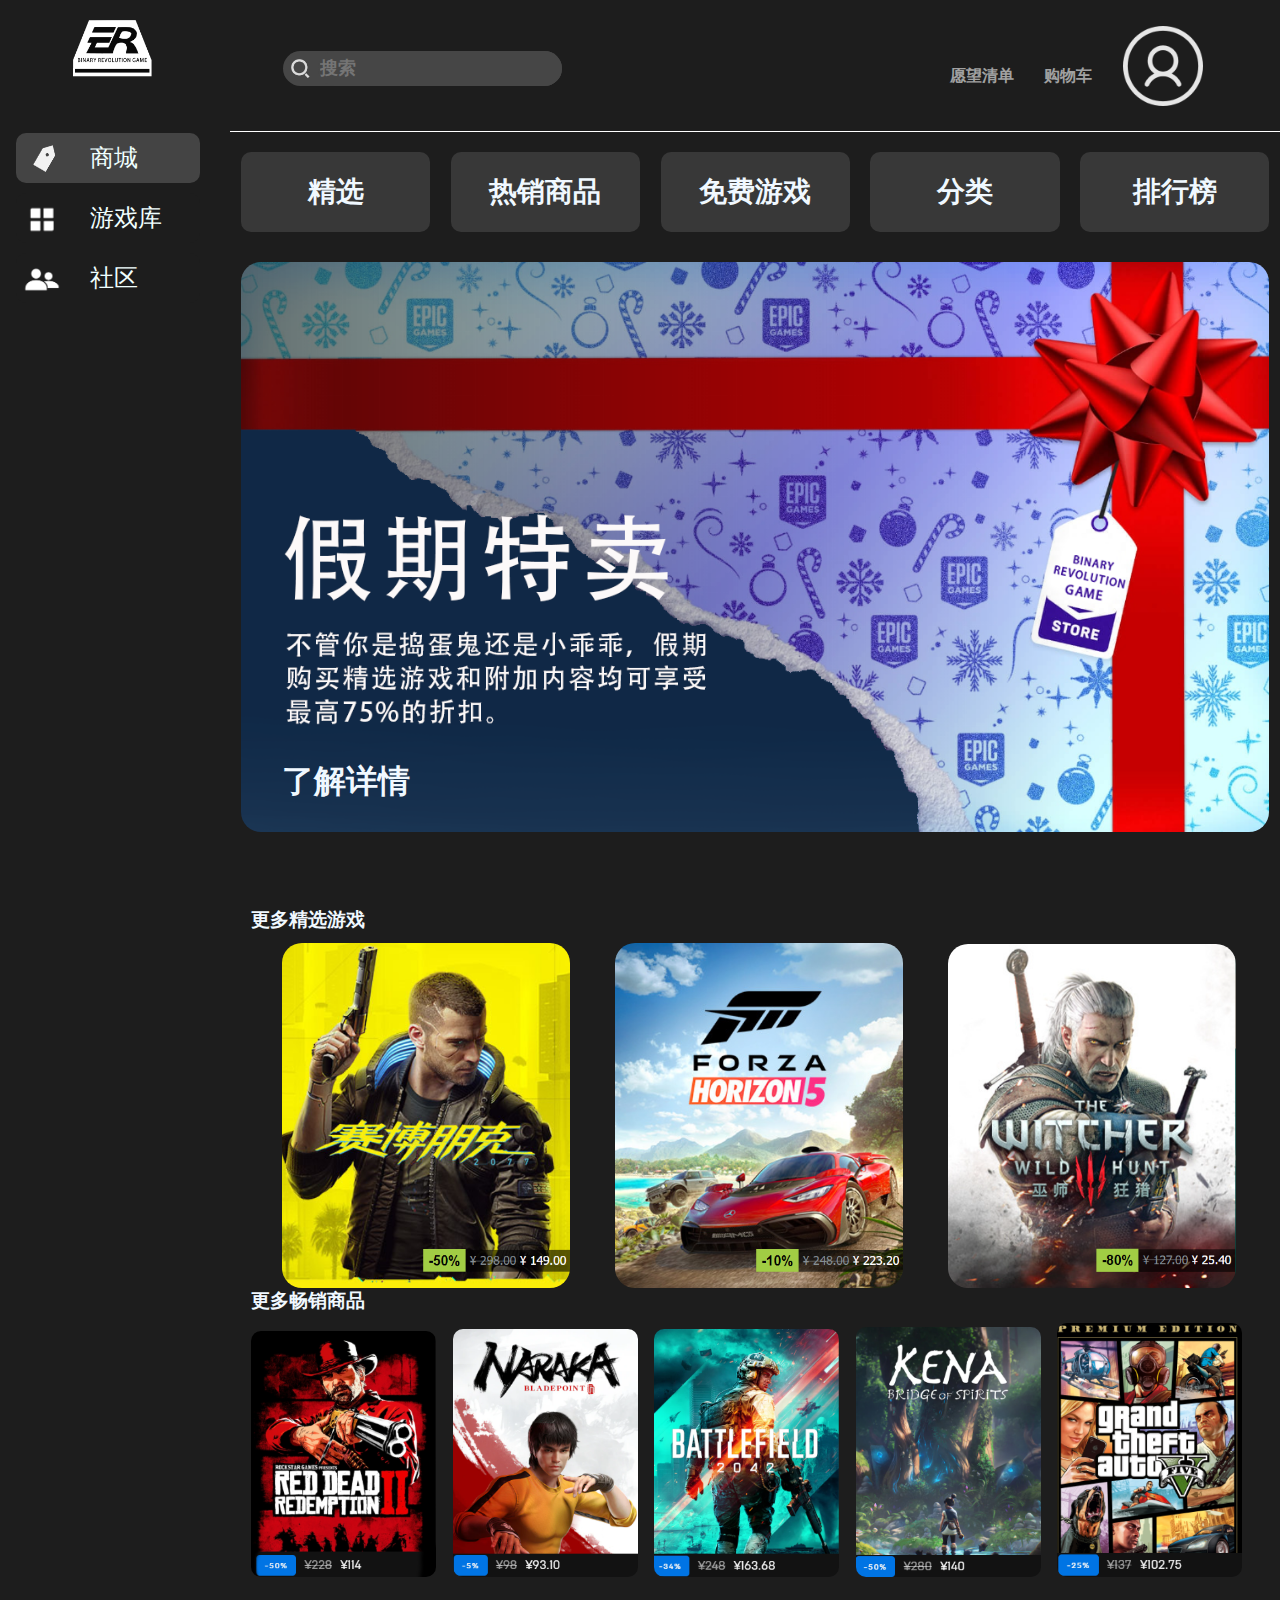
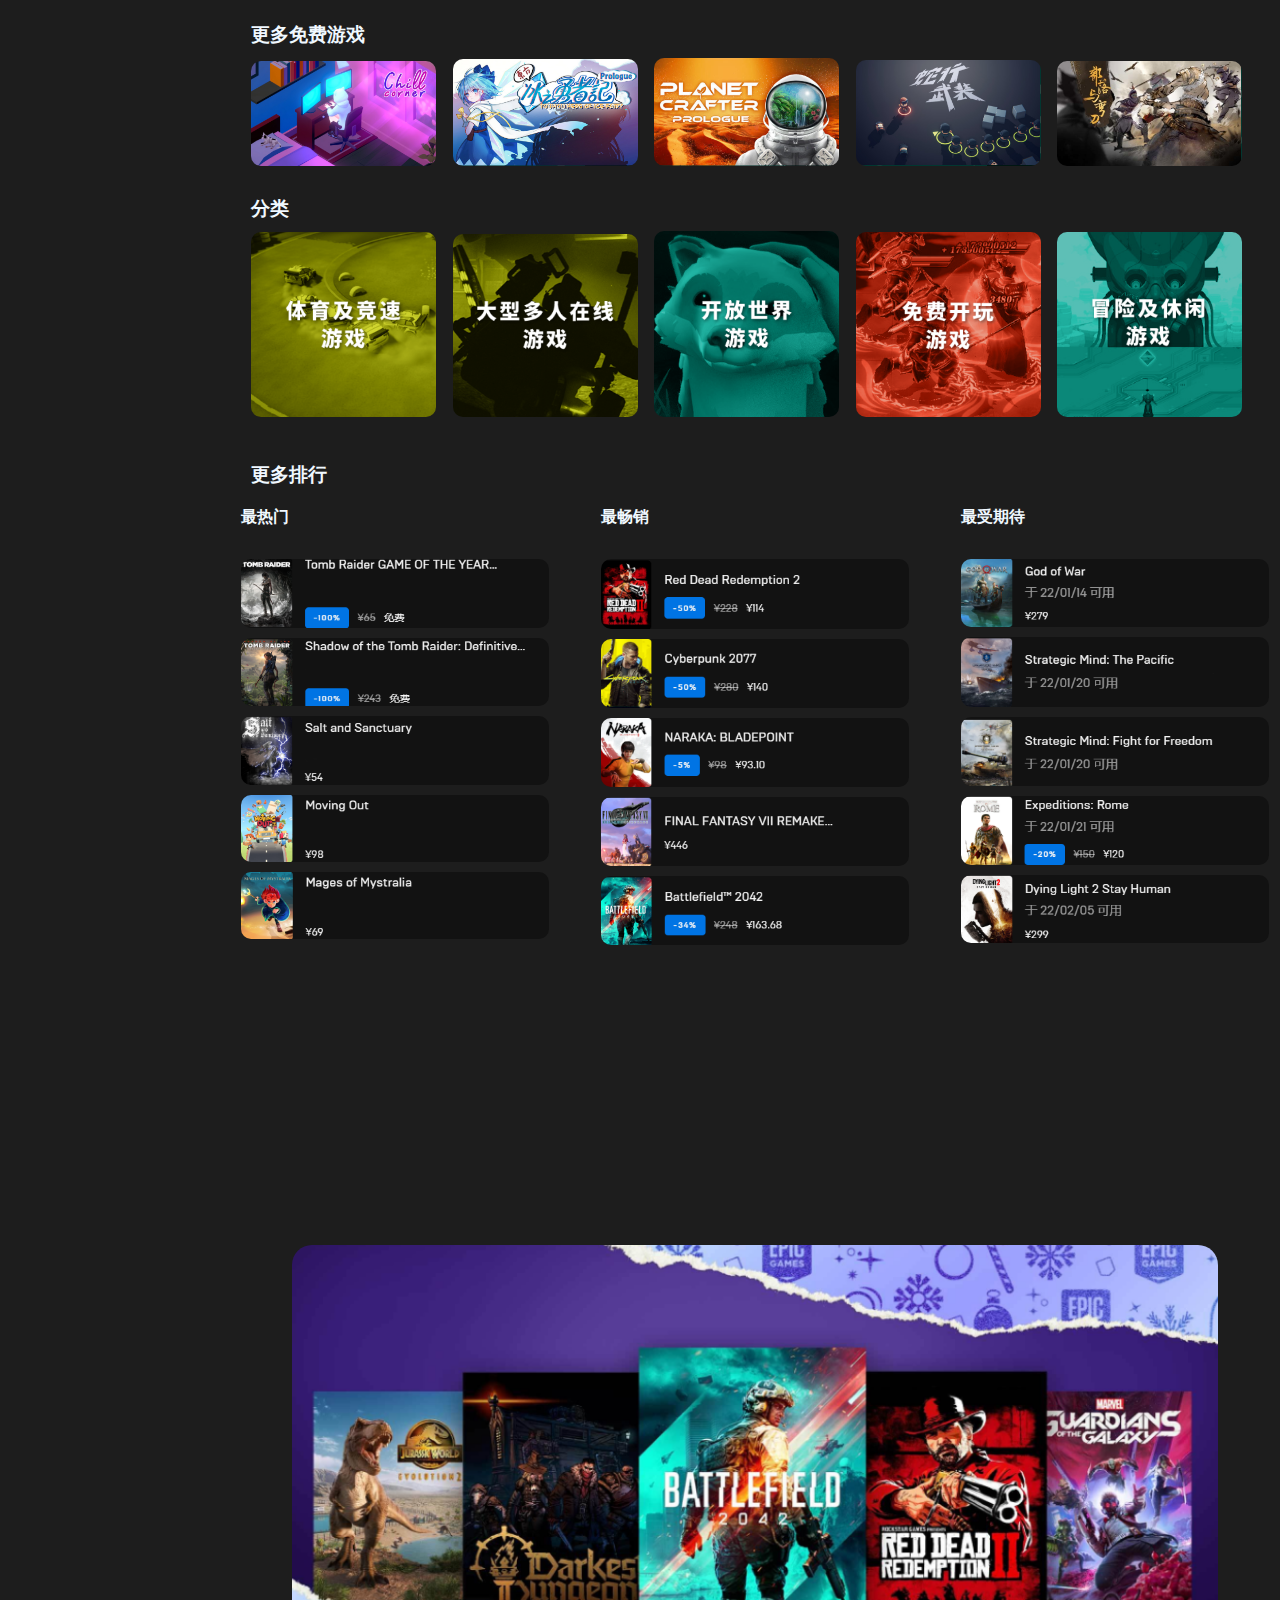
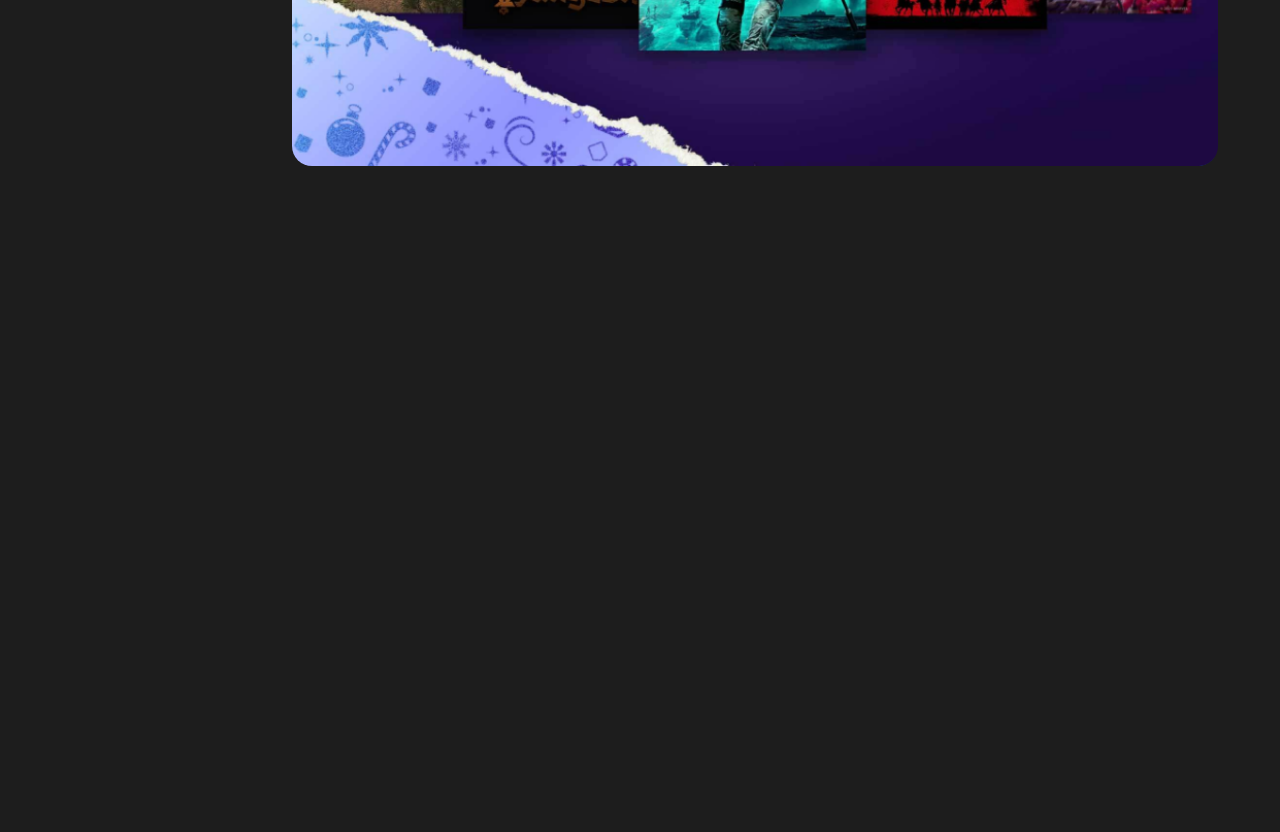
<file: index.html>
<!DOCTYPE html5>
<html lang="en">

<head>
    <meta charset="UTF-8">
    <meta http-equiv="X-UA-Compatible" content="IE=edge">
    <meta name="viewport" content="width=device-width, initial-scale=1.0">
    <link rel="stylesheet" href="css/index.css">
    <link rel="stylesheet" href="css/store_container.css">
    <title>BinaryRevolution商城</title>
</head>

<body>


    <div class="body_div">
        <div class="top_search_div">

            <div class="search_input">
                <img src="images/sousuo.png">
                <input type='text' placeholder="搜索">
            </div>
            <div class="search_text_div">
                <a href="#">
                    <h3>愿望清单</h3>
                </a>
                <a href="#">
                    <h4>购物车</h4>
                </a>
            </div>
            <!-- 个人信息 -->
            <div class="search_self_div">
                <a href="#"><img src="images/myself.png"></a>
                <div class="my_infor_div">
                    <a href="#">
                        <h2>Micheal1024</h2>
                    </a>
                    <a href="#">
                        <h3>我的成就</h3>
                    </a>
                    <a href="#">
                        <h3>设置</h3>
                    </a>
                    <a href="#">
                        <h3 style="padding-bottom: 8px; border-bottom: 1px rgb(92, 92, 92) solid;">账户</h3>
                    </a>

                    <a href="#">
                        <h4>兑换代码</h4>
                    </a>
                    <a href="#">
                        <h4>优惠卷</h4>
                    </a>
                    <a href="#">
                        <h4>服务条款</h4>
                    </a>
                    <a href="#">
                        <h4 style="padding-bottom: 8px; border-bottom: 1px rgb(92, 92, 92) solid;">隐私条款</h4>
                    </a>

                    <a href="#">
                        <h5>退出</h5>
                    </a>
                </div>

            </div>

        </div>

        <div class="leftthree_div">
            <div class="shangbiao_div">
                <img src="images/icon_shangbiao2.png">
            </div>
            <a href="#">
                <div class="zuo_store_div">
                    <img src="images/icon_store.png">
                    <h1>商城</h1>
                </div>
            </a>

            <a href="gamelibrary.html">
                <div class="zuo_ku_div">
                    <img src="images/icon_ku.png">
                    <h2>游戏库</h2>
                </div>
            </a>
            <a href="community.html">
                <div class="zuo_me_div">
                    <img src="images/icon_me.png">
                    <h3>社区</h3>
                </div>
            </a>



        </div>
        <!-- 内容 -->
        <div class="container_div">
            <div class="right_select_div">
                <div class="select_1">
                    <a href="#biao_jingxuan"">
                        <h3>精选</h3>
                    </a>
                </div>
                <div class=" select_2">
                        <a href="#biao_rexiao">
                            <h3>热销商品</h3>
                        </a>
                </div>
                <div class="select_3">
                    <a href="#biao_free">
                        <h3>免费游戏</h3>
                    </a>
                </div>
                <div class="select_4">
                    <a href="#biao_fenlei">
                        <h3>分类</h3>
                    </a>
                </div>
                <div class="select_5">
                    <a href="#biao_pai">
                        <h3>排行榜</h3>
                    </a>
                </div>

            </div>
            <div class="jiaqitemai_div">
                <img src="images/Store_images/jiaqitemai.png">
                <a href="#">
                    <h3 id="biao_jingxuan">了解详情</h3>
                </a>

                <div class="rexiao_div">
                    <a href="#">
                        <h3 id="biao_rexiao">更多精选游戏</h3>
                    </a>
                    <a href="detail.html"  target="_blank"><img class="rexiao_1" src="images/Store_images/saibopengke_1.png"></a>
                    <a href="detail.html"  target="_blank"><img class="rexiao_2" src="images/Store_images/dipingxian_2.png"></a>
                    <a href="detail.html"  target="_blank"><img class="rexiao_3" src="images/Store_images/wushi3_3.png"></a>

                </div>
                <div class="changxiao_div">
                    <a href="#">
                        <h3 id="biao_free">更多畅销商品</h3>
                    </a>
                    <a href="detail.html" target="_blank"><img class="changxiao_1" src="images/Store_images/changxiao_1.png"></a>
                    <a href="detail.html" target="_blank"><img class="changxiao_2" src="images/Store_images/changxiao_2.png"></a>
                    <a href="detail.html" target="_blank"><img class="changxiao_3" src="images/Store_images/changxiao_3.png"></a>
                    <a href="detail.html" target="_blank"><img class="changxiao_4" src="images/Store_images/changxiao_4.png"></a>
                    <a href="detail.html" target="_blank"><img class="changxiao_5" src="images/Store_images/changxiao_5.png"></a>

                    <div class="free_div">
                        <a href="#">
                            <h3 id="biao_fenlei">更多免费游戏</h3>
                        </a>
                        <a href="detail.html" target="_blank"><img class="free_1" src="images/Store_images/free_1.png"></a>
                        <a href="detail.html" target="_blank"><img class="free_2" src="images/Store_images/free_2.png"></a>
                        <a href="detail.html" target="_blank"><img class="free_3" src="images/Store_images/free_3.png"></a>
                        <a href="detail.html" target="_blank"><img class="free_4" src="images/Store_images/free_4.png"></a>
                        <a href="detail.html" target="_blank"><img class="free_5" src="images/Store_images/free_5.png"></a>
                    </div>

                    <div class="fenlei_div">
                        <a href="#">
                            <h3 id="biao_pai">分类</h3>
                        </a>
                        <a href="#"><img class="fenlei_1" src="images/Store_images/fenlei_1.png"></a>
                        <a href="#"><img class="fenlei_2" src="images/Store_images/fenlei_2.png"></a>
                        <a href="#"><img class="fenlei_3" src="images/Store_images/fenlei_3.png"></a>
                        <a href="#"><img class="fenlei_4" src="images/Store_images/fenlei_4.png"></a>
                        <a href="#"><img class="fenlei_5" src="images/Store_images/fenlei_5.png"></a>

                    </div>
                    <div class="paihang_div">
                        <div class="pai_text">
                            <a href="#">
                                <h3>更多排行</h3>
                            </a>
                        </div>

                        <div class="pai_zuo">
                            <h4>最热门</h4>
                            <a href="detail.html" target="_blank"><img class="pai_zuo_1" src="images/Store_images/zuo_img_1.png"></a>
                            <a href="detail.html" target="_blank"><img class="pai_zuo_2" src="images/Store_images/zuo_img_2.png"></a>
                            <a href="detail.html" target="_blank"><img class="pai_zuo_3" src="images/Store_images/zuo_img_3.png"></a>
                            <a href="detail.html" target="_blank"><img class="pai_zuo_4" src="images/Store_images/zuo_img_4.png"></a>
                            <a href="detail.html" target="_blank"><img class="pai_zuo_5" src="images/Store_images/zuo_img_5.png"></a>

                        </div>
                        <div class="pai_zhong">
                            <h4>最畅销</h4>
                            <a href="detail.html" target="_blank"><img class="pai_zhong_1" src="images/Store_images/zhong_img_1.png"></a>
                            <a href="detail.html" target="_blank"><img class="pai_zhong_2" src="images/Store_images/zhong_img_2.png"></a>
                            <a href="detail.html" target="_blank"><img class="pai_zhong_3" src="images/Store_images/zhong_img_3.png"></a>
                            <a href="detail.html" target="_blank"><img class="pai_zhong_4" src="images/Store_images/zhong_img_4.png"></a>
                            <a href="detail.html" target="_blank"><img class="pai_zhong_5" src="images/Store_images/zhong_img_5.png"></a>

                        </div>
                        <div class="pai_you">
                            <h4>最受期待</h4>
                            <a href="detail.html" target="_blank"><img class="pai_you_1" src="images/Store_images/you_img_1.png"></a>
                            <a href="detail.html" target="_blank"><img class="pai_you_2" src="images/Store_images/you_img_2.png"></a>
                            <a href="detail.html" target="_blank"><img class="pai_you_3" src="images/Store_images/you_img_3.png"></a>
                            <a href="detail.html" target="_blank"><img class="pai_you_4" src="images/Store_images/you_img_4.png"></a>
                            <a href="detail.html" target="_blank"><img class="pai_you_5" src="images/Store_images/you_img_5.png"></a>

                        </div>
                        <div class="fotter">
                            <img src="images/Store_images/fotter.png">
                        </div>

                    </div>

                </div>
            </div>






        </div>














    </div>
</body>

</html>
</file>
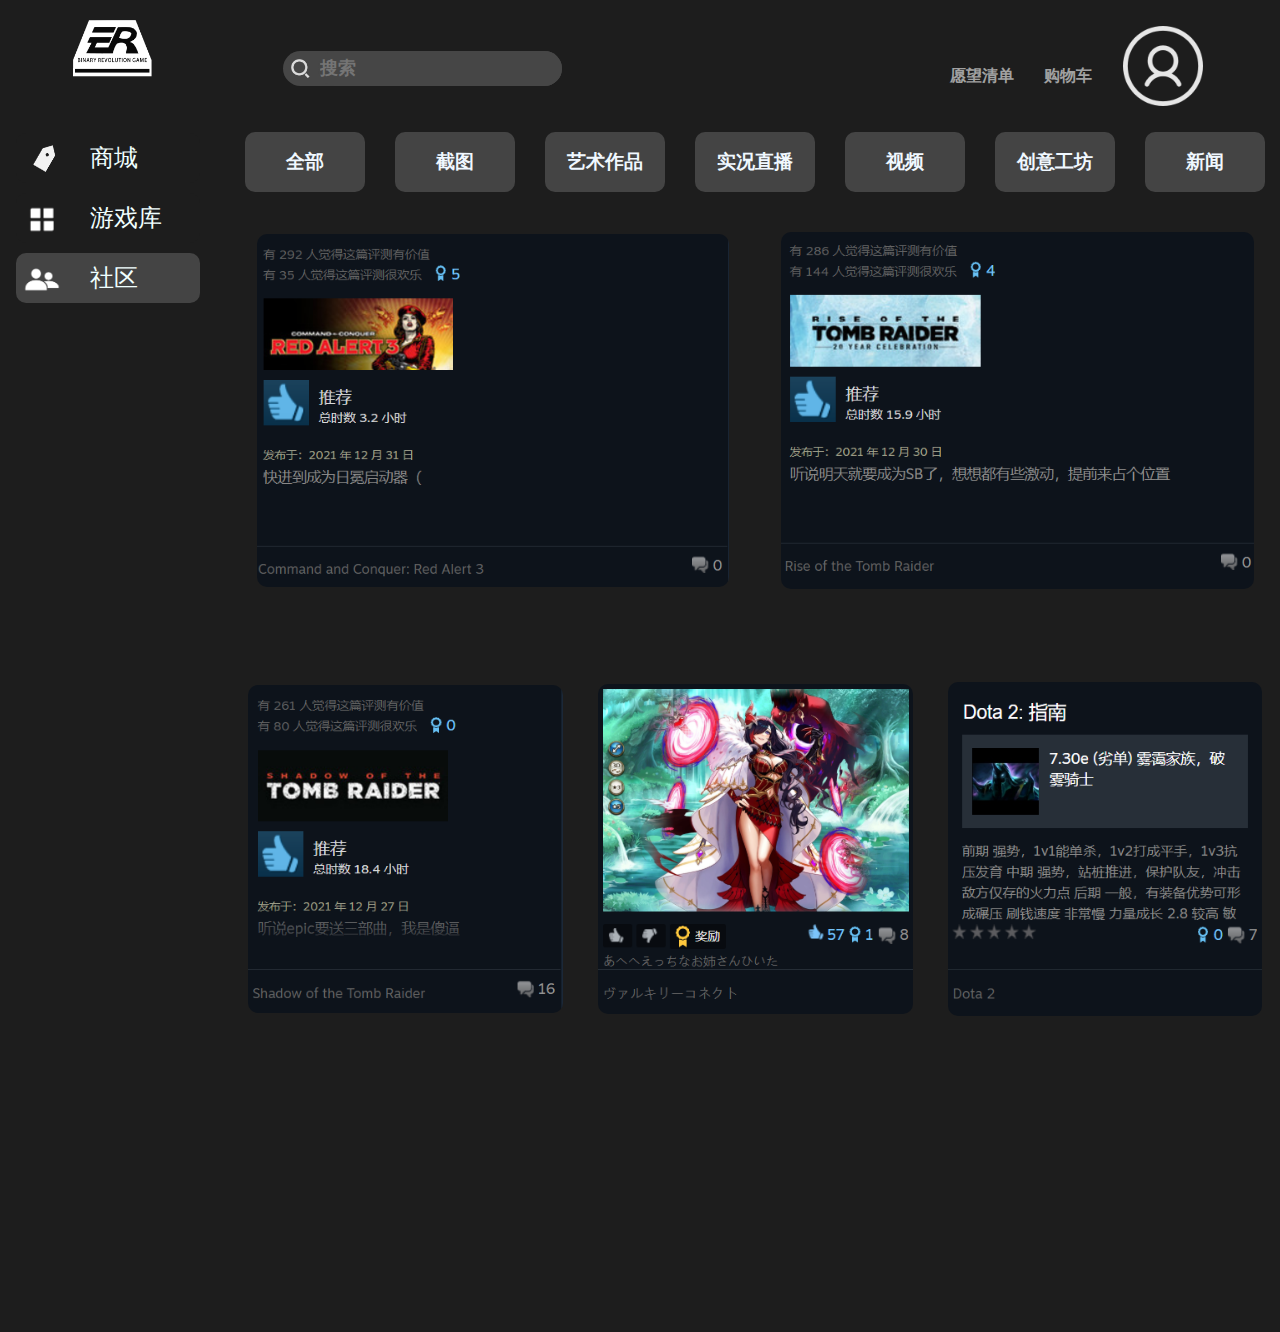
<file: community.html>
<!DOCTYPE html>
<html lang="en">

<head>
    <meta charset="UTF-8">
    <meta http-equiv="X-UA-Compatible" content="IE=edge">
    <meta name="viewport" content="width=device-width, initial-scale=1.0">
    <title>社区</title>
    <link rel="stylesheet" href="css/community.css">
</head>

<body>
    <div class="body_div">
        <div class="top_search_div">

            <div class="search_input">
                <img src="images/sousuo.png">
                <input type='text' placeholder="搜索">
            </div>
            <div class="search_text_div">
                <a href="#">
                    <h3>愿望清单</h3>
                </a>
                <a href="#">
                    <h4>购物车</h4>
                </a>
            </div>
            <!-- 个人信息 -->
            <div class="search_self_div">
                <a href="#"><img src="images/myself.png"></a>
                <div class="my_infor_div">
                    <a href="#">
                        <h2>Micheal1024</h2>
                    </a>
                    <a href="#">
                        <h3>我的成就</h3>
                    </a>
                    <a href="#">
                        <h3>设置</h3>
                    </a>
                    <a href="#">
                        <h3 style="padding-bottom: 8px; border-bottom: 1px rgb(92, 92, 92) solid;">账户</h3>
                    </a>

                    <a href="#">
                        <h4>兑换代码</h4>
                    </a>
                    <a href="#">
                        <h4>优惠卷</h4>
                    </a>
                    <a href="#">
                        <h4>服务条款</h4>
                    </a>
                    <a href="#">
                        <h4 style="padding-bottom: 8px; border-bottom: 1px rgb(92, 92, 92) solid;">隐私条款</h4>
                    </a>

                    <a href="#">
                        <h5>退出</h5>
                    </a>
                </div>
            </div>
        </div>

        <div class="leftthree_div">
            <div class="shangbiao_div">
                <img src="images/icon_shangbiao2.png">
            </div>
            <a href="index.html">
                <div class="zuo_store_div_community">
                    <img src="images/icon_store.png">
                    <h1>商城</h1>
                </div>
            </a>

            <a href="gamelibrary.html">
                <div class="zuo_ku_div">
                    <img src="images/icon_ku.png">
                    <h2>游戏库</h2>
                </div>
            </a>
            <a href="community.html">
                <div class="zuo_me_div_community">
                    <img src="images/icon_me.png">
                    <h3>社区</h3>
                </div>
            </a>
        </div>

        <!-- 内容 -->
        <div class="community_container_div">
            <div class="community_title">
                <div>
                    <h3>全部</h3>
                </div>
                <div>
                    <h3>截图</h3>
                </div>
                <div>
                    <h3>艺术作品</h3>
                </div>
                <div>
                    <h3>实况直播</h3>
                </div>
                <div>
                    <h3>视频</h3>
                </div>
                <div>
                    <h3>创意工坊</h3>
                </div>
                <div>
                    <h3>新闻</h3>
                </div>
            </div>
            <div class="div_1">
                <img src="images/community_images/1.png">
                <img src="images/community_images/2.png">


            </div>

            <div class="div_2">
                <img src="images/community_images/3.png">
                <img src="images/community_images/4.png">
                <img src="images/community_images/5.png">
            </div>

        </div>




    </div>

</body>

</html>
</file>
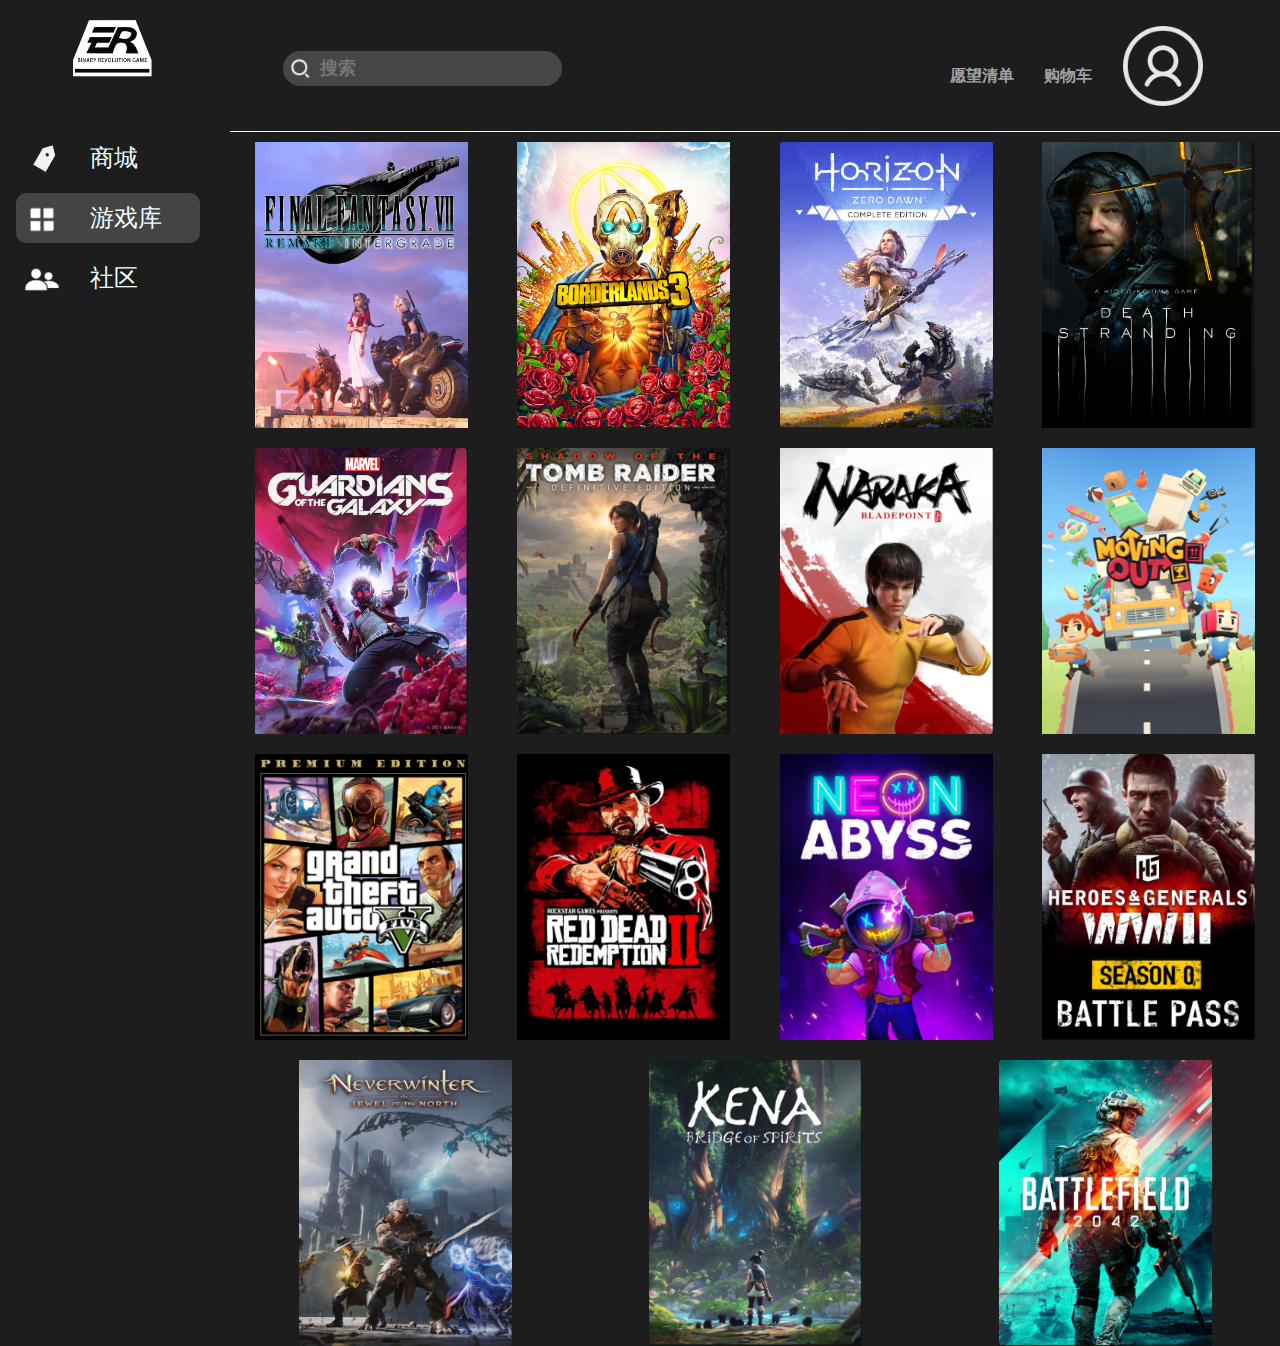
<file: gamelibrary.html>
<!DOCTYPE html>
<html lang="en">

<head>
    <meta charset="UTF-8">
    <meta http-equiv="X-UA-Compatible" content="IE=edge">
    <meta name="viewport" content="width=device-width, initial-scale=1.0">
    <title>游戏库</title>
    <link rel="stylesheet" href="css/gamelibrary.css">
</head>

<body>
    <div class="body_div">
        <div class="top_search_div">

            <div class="search_input">
                <img src="images/sousuo.png">
                <input type='text' placeholder="搜索">
            </div>
            <div class="search_text_div">
                <a href="#">
                    <h3>愿望清单</h3>
                </a>
                <a href="#">
                    <h4>购物车</h4>
                </a>
            </div>
            <!-- 个人信息 -->
            <div class="search_self_div">
                <a href="#"><img src="images/myself.png"></a>
                <div class="my_infor_div">
                    <a href="#">
                        <h2>Micheal1024</h2>
                    </a>
                    <a href="#">
                        <h3>我的成就</h3>
                    </a>
                    <a href="#">
                        <h3>设置</h3>
                    </a>
                    <a href="#">
                        <h3 style="padding-bottom: 8px; border-bottom: 1px rgb(92, 92, 92) solid;">账户</h3>
                    </a>

                    <a href="#">
                        <h4>兑换代码</h4>
                    </a>
                    <a href="#">
                        <h4>优惠卷</h4>
                    </a>
                    <a href="#">
                        <h4>服务条款</h4>
                    </a>
                    <a href="#">
                        <h4 style="padding-bottom: 8px; border-bottom: 1px rgb(92, 92, 92) solid;">隐私条款</h4>
                    </a>

                    <a href="#">
                        <h5>退出</h5>
                    </a>
                </div>
            </div>
        </div>

        <div class="leftthree_div">
            <div class="shangbiao_div">
                <img src="images/icon_shangbiao2.png">
            </div>
            <a href="index.html">
                <div class="zuo_store_div_library">
                    <img src="images/icon_store.png">
                    <h1>商城</h1>
                </div>
            </a>

            <a href="#">
                <div class="zuo_ku_div_library">
                    <img src="images/icon_ku.png">
                    <h2>游戏库</h2>
                </div>
            </a>
            <a href="community.html">
                <div class="zuo_me_div">
                    <img src="images/icon_me.png">
                    <h3>社区</h3>
                </div>
            </a>
        </div>

        <!-- 仓库 -->
        <div class="library_container_div">
            <div class="library_div">
                <img class="library_1" src="images/gamelibrary_images/library_1.png">
                <img class="library_2" src="images/gamelibrary_images/library_2.png">
                <img class="library_3" src="images/gamelibrary_images/library_3.png">
                <img class="library_4" src="images/gamelibrary_images/library_4.png">
                <img class="library_5" src="images/gamelibrary_images/library_5.png">
                <img class="library_6" src="images/gamelibrary_images/library_6.png">
                <img class="library_7" src="images/gamelibrary_images/library_7.png">
                <img class="library_8" src="images/gamelibrary_images/library_8.png">
                <img class="library_9" src="images/gamelibrary_images/library_9.png">
                <img class="library_10" src="images/gamelibrary_images/library_10.png">
                <img class="library_11" src="images/gamelibrary_images/library_11.png">
                <img class="library_12" src="images/gamelibrary_images/library_12.png">
                <img class="library_13" src="images/gamelibrary_images/library_13.png">
                <img class="library_14" src="images/gamelibrary_images/library_14.png">
                <img class="library_15" src="images/gamelibrary_images/library_15.png">
            </div>

            <div class="library_tanchuang_div">
                <div>
                    <h3>开始游戏</h3>
                </div>
                <div>
                    <h3>开始游戏</h3>
                </div>
                <div>
                    <h3>开始游戏</h3>
                </div>
                <div>
                    <h3>开始游戏</h3>
                </div>
                <div>
                    <h3>开始游戏</h3>
                </div>
                <div>
                    <h3>开始游戏</h3>
                </div>
                <div>
                    <h3>开始游戏</h3>
                </div>
                <div>
                    <h3>开始游戏</h3>
                </div>
                <div>
                    <h3>开始游戏</h3>
                </div>
                <div>
                    <h3>开始游戏</h3>
                </div>
                <div>
                    <h3>开始游戏</h3>
                </div>
                <div>
                    <h3>开始游戏</h3>
                </div>
                <div>
                    <h3>开始游戏</h3>
                </div>
                <div>
                    <h3>开始游戏</h3>
                </div>
                <div>
                    <h3>开始游戏</h3>
                </div>

            </div>

        </div>





    </div>

</body>

</html>
</file>
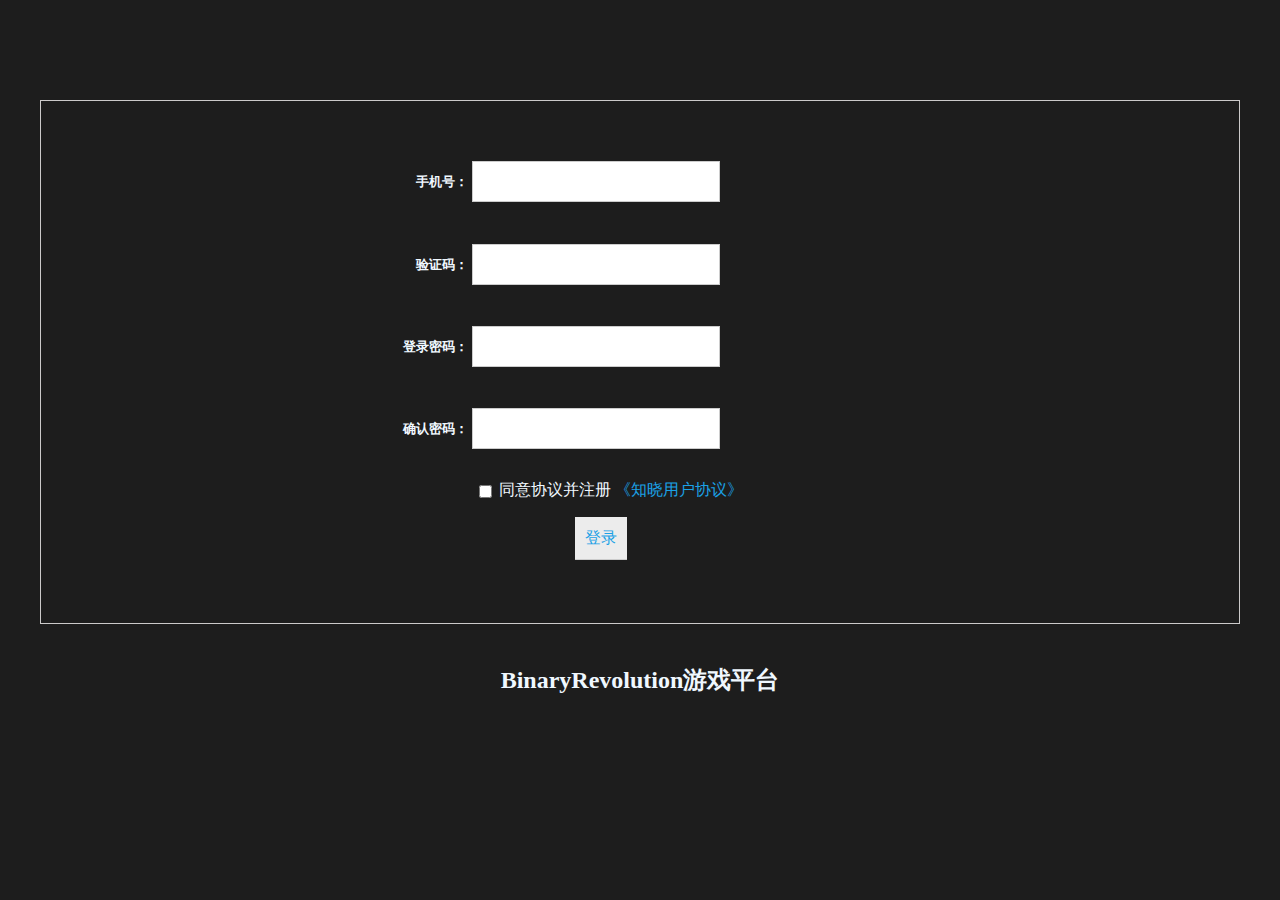
<file: join.html>
<!DOCTYPE html>
<html lang="en">

<head>
    <meta charset="UTF-8">
    <meta http-equiv="X-UA-Compatible" content="IE=edge">
    <meta name="viewport" content="width=device-width, initial-scale=1.0">
    <title>Document</title>
    <link rel="stylesheet" href="css/join.css">
</head>

<body>

    <div class="body_div">
        <!-- login -->
        <div class="w">
            <div class="registerarea">
                <div class="reg_form">
                    <form action="">
                        <ul>
                            <li><label for="">
                                    <h5 style="color: aliceblue;">手机号：</h5>
                                </label> <input type="text" class="inp">

                            <li><label for="">
                                    <h5 style="color: aliceblue;">验证码：</h5>
                                </label> <input type="text" class="inp">

                            <li><label for="">
                                    <h5 style="color: aliceblue;">登录密码：</h5>
                                </label> <input type="password" class="inp">
                            <li><label for="">
                                    <h5 style="color: aliceblue;">确认密码：</h5>
                                </label> <input type="password" class="inp">

                            <li style="color: aliceblue;" class="agree"><input type="checkbox" name="" id="">
                                同意协议并注册 <a href="#">《知晓用户协议》</a>



                                <div class="join_button">
                                    <a href="index.html">
                                        <h3>登录</h3>
                                    </a>
                                </div>

                        </ul>
                    </form>
                </div>
            </div>
            <footer>
                <div class="mod_copyright">
                    <div class="links">
                        <h2 style="color: aliceblue;">BinaryRevolution游戏平台</h2>
                    </div>
                </div>
            </footer>
        </div>
        <!-- login -->


    </div>

</body>

</html>
</file>
<file: css/index.css>
@import "basic.css";

/* 最大的div */
.body_div{
    
    position: absolute;
    background-color: rgb(29, 29, 29);
    width: 100%;
    height: auto;
}



/* 搜索顶部 */
.top_search_div{
    display: flex;
    position: absolute;
    z-index: 4;
    margin-top: -9px;
    width: 82%;
    margin-left: 18%;
    background-color: rgb(29, 29, 29);
    height: 140px;
    position:fixed;
}
/* 搜索框 */
.search_input{
    min-width: 130px;
    height: 35px;
    margin-top: 60px;
    margin-left: 5%;
	border-radius:18px;
    display:flex;
    /* background-color: rgb(206, 38, 38); */
    background-color: rgb(70, 70, 70);
}
.search_input img{
    transform: scale(0.8,0.8);
}
.search_input input[type="text"]{
    width: 100%;
	font-size: 1.1em;
    font-weight: 600;
	outline: 0;
	color: rgb(247, 247, 247);
	border-radius:18px;
	border:0px;
    background-color: rgb(70, 70, 70);
}
/* 文字 */
.search_text_div{
    align-items: center;
    display: flex;
    position: relative;
    /* background-color: antiquewhite; */
    background-color: rgb(29, 29, 29);
    width: 145px;
    min-width: 145px;
    height: 30px;
    margin-left: 37%;
    margin-top: 70px;
}
@media screen and (max-width: 1200px){
    .search_text_div{
        margin-left: 10%;
    }
}
.search_text_div h3{
    font-weight: 600;
    font-size: 1em;
    /* margin-left: 10px; */
    color: rgb(161, 161, 161);
}
.search_text_div h3:hover{
    color: rgb(241, 240, 240);
}
.search_text_div h4{
    /* min- */
    font-weight: 600;
    margin-left: 30px;
    color: rgb(161, 161, 161);
    font-size: 1em;
}
.search_text_div h4:hover{
    color: rgb(241, 240, 240);
}

/* 个人中心 */
.search_self_div{
    position: absolute;
    background-color: rgb(29, 29, 29);
    width: 80px; 
    height: 80px;
    margin-left: 85%;
    margin-top: 35px;
}
.search_self_div img{
    width: 100%;
}
@media screen and (max-width: 740px){
    .search_self_div{
        display: none;
    }
}
.my_infor_div{
    display: none;
}
/* 信息弹窗 */
.search_self_div:hover .my_infor_div{
    position: relative;
    display: block;
    border-radius: 10px;
    width: 250px;
    height: 400px;
    background-color: rgb(43, 43, 43);
    margin-left: -200%;
    margin-top: -15px;
}
.search_self_div h2{
    font-size: 1.2em;
    color: aliceblue;
    padding-top: 17px;
    padding-left: 10px;
    padding-bottom: 10px;
    border-bottom: 1px rgb(92, 92, 92) solid;
}
.search_self_div h3{
    font-size: 0.9em;
    color: rgb(190, 192, 194);
    padding-left: 10px;
}
.search_self_div h4{
    font-size: 0.9em;
    color: rgb(190, 192, 194);
    padding-left: 10px;
}
.search_self_div h5{
    font-size: 0.9em;
    color: rgb(190, 192, 194);
    padding-left: 10px;
}
.search_self_div h2:hover{
    color: rgb(255, 255, 255);
}
.search_self_div h3:hover{
    color: rgb(255, 255, 255);
}
.search_self_div h4:hover{
    color: rgb(255, 255, 255);
}
.search_self_div h5:hover{
    color: rgb(255, 255, 255);
}

/* 商城个人游戏库  div */
.leftthree_div{
    margin-top: -10px;
    width: 18%;
    min-width: 122px;
    background-color: rgb(29, 29, 29);
    height: 730px;
    position:fixed;
}
/* 商标div */
.shangbiao_div{
    display:flex;
    margin-top: 20px;
    margin-left: 10%;
    width: 80%;
    /* border: 1px rebeccapurple solid; */
}
.shangbiao_div img {
    width: 70%;
    margin:0 auto;
}
/* 左侧  商店链接 */
.zuo_store_div{
    box-sizing:border-box;
    align-items: center;
    display:flex;
    margin-top: 50px;
    margin-left: 7%;
    width: 80%;
    height: 50px;
    /* padding: */
    position: relative;
    border-radius: 10px;
    background-color: rgb(68, 68, 68);
    /* border: 1px red solid; */
}
.zuo_store_div:hover {
    background-color: rgb(70, 70, 70);
}
.zuo_store_div:active{
    border: 2px whitesmoke solid;
}
.zuo_store_div img{
    float: left;
    width: 37%;
    margin-left: 10%px;
    margin-top: -4%;
    transform: rotate(30deg);
}
.zuo_store_div h1{
    font-size: 1.5em;
    font-weight: 530;
    color: azure;
    margin-left: 3%;
}
@media screen and (max-width:840px){
    .zuo_store_div img{
        display: none;
    }
    .zuo_store_div h1{
        /* align-items: center; */
        margin-left: 3px;
      
    }
}
/* 左侧游戏库 */
.zuo_ku_div{
    box-sizing: border-box;
    align-items: center;
    display:flex;
    margin-top: 10px;
    margin-left: 7%;
    width: 80%;
    height: 50px;
    position: relative;
    border-radius: 10px;
    background-color: rgb(29, 29, 29);
    /* border: 1px red solid; */
}
.zuo_ku_div:hover {
    background-color: rgb(70, 70, 70);
}
.zuo_ku_div:active{
    border: 2px whitesmoke solid;
}
.zuo_ku_div img{
    float: left;
    width: 30%;
    margin-left: 10%px;
    margin-top: 2%;
}
.zuo_ku_div h2{
    color: azure;
    font-size: 1.5em;
    font-weight: 530;
    margin-left: 10%;
}
@media screen and (max-width:840px){
    .zuo_ku_div img{
        display: none;
    }
    .zuo_ku_div h2{
        margin-left: 3px;
    }
}
/* 左侧社区 */
.zuo_me_div{
    box-sizing: border-box;
    align-items: center;
    display:flex;
    margin-top: 10px;
    margin-left: 7%;
    width: 80%;
    height: 50px;
    position: relative;
    border-radius: 10px;
    background-color: rgb(29, 29, 29);
}
.zuo_me_div:hover {
    background-color: rgb(70, 70, 70);
}
.zuo_me_div:active{
    border: 2px whitesmoke solid;
}
.zuo_me_div img{
    float: left;
    width: 30%;
    margin-left: 10%px;
    margin-top: 2%;
}
.zuo_me_div h2{
    color: azure;
    font-size: 1.5em;
    font-weight: 530;
    margin-left: 10%;
}

.zuo_me_div img{
        float: left;
        width: 28%;
        margin-left: 10%px;
        margin-top: 2%;
}
.zuo_me_div h3{
    color: azure;
    font-size: 1.5em;
    font-weight: 530;
    margin-left: 13px;
    margin-left: 12%;
}
@media screen and (max-width:840px){
    .zuo_me_div img{
        display: none;
    }
    .zuo_me_div h3{
        margin-left: 3px;
      
    }
}
</file>
<file: css/store_container.css>
@import "basic.css";

/* 内容div */
.container_div{

    border-top: 2px solid white;

    flex-wrap: wrap;
    display: flex;
    z-index: 1;
    position:relative;
    width: 82%;
    margin-left: 18%;
    margin-top: 130px;
    height: 3900px;
    background-color: rgb(29, 29, 29);
    /* background-color: rgb(70, 70, 70); */

}
.right_select_div{
    display: flex;
    position: absolute;
    /* align-items: center;
    flex-wrap: wrap; */
    height: 80px;
    width: 98%;
    margin-top: 20px;
    margin-left: 1%;
    /* background-color: rgb(175, 64, 64); */
    background-color: rgb(29, 29, 29);
}
.select_1{
    display: flex;
    align-items: center;
    border-radius: 10px;
    width: 18.4%;
    height: 100%;
    /* margin-left: 8%; */
    background-color: rgb(56, 56, 56);
}
.select_2{
    display: flex;
    align-items: center;
    border-radius: 10px;
    width: 18.4%;
    height: 100%;
    margin-left: 2%;
    background-color: rgb(56, 56, 56);
}
.select_3{
    display: flex;
    align-items: center;
    border-radius: 10px;
    width: 18.4%;
    height: 100%;
    margin-left: 2%;
    background-color: rgb(56, 56, 56);
}
.select_4{
    display: flex;
    align-items: center;
    border-radius: 10px;
    width: 18.4%;
    height: 100%;
    margin-left: 2%;
    background-color: rgb(56, 56, 56);
}
.select_5{
    display: flex;
    align-items: center;
    border-radius: 10px;
    width: 18.4%;
    height: 100%;
    margin-left: 2%;
    background-color: rgb(56, 56, 56);
    margin-bottom: -7px;
}
/* 设置hover */
.select_1:hover{
    background-color: rgb(88, 88, 88);
}
.select_2:hover{
    background-color: rgb(88, 88, 88);
}
.select_3:hover{
    background-color: rgb(88, 88, 88);
}
.select_4:hover{
    background-color: rgb(88, 88, 88);
}
.select_5:hover{
    background-color: rgb(88, 88, 88);
}
/* 设置选择项字体样式及其对齐 */
.select_1 a{
    margin: 0 auto;
    color: aliceblue;
    font-size: 1.5em;
    /* align-items: center; */
    font-weight: 500;
}
.select_2 a{
    margin: 0 auto;
    color: aliceblue;
    font-size: 1.5em;
    /* align-items: center; */
    font-weight: 500;
}
.select_3 a{
    margin: 0 auto;
    color: aliceblue;
    font-size: 1.5em;
    /* align-items: center; */
    font-weight: 500;
}
.select_4 a{
    margin: 0 auto;
    color: aliceblue;
    font-size: 1.5em;
    /* align-items: center; */
    font-weight: 500;
}
.select_5 a {
    margin: 0 auto;
    color: aliceblue;
    font-size: 1.5em;
    /* align-items: center; */
    font-weight: 500;
}

/* 假期特卖 */
.jiaqitemai_div{
    position: relative;
    width: 98%;
    height: 10%;
    margin-left: 1%;
    margin-top: 130px;
    /* background-color: rgb(95, 52, 163); */
    background-color: rgb(29, 29, 29);
}
.jiaqitemai_div img{
    width: 100%;
    height: auto;
    border-radius: 20px;
}
.jiaqitemai_div h3{
    color: aliceblue;
    font-size: 2em;
    margin-top: -7%;
    margin-left: 4%;
    padding-bottom: 0px;
}

/* 精选 */
.rexiao_div{

    position:absolute;
    /* display: flex; */
    /* align-items: center; */
    width: 100%;
    height: auto;
    margin: 0 auto;
    margin-top: 4%;
    /* background-color: rgb(201, 81, 81); */
    background-color: rgb(29, 29, 29);
}
.rexiao_div a h3{
    margin-top: 30px;
    margin-left: 10px;
    color: aliceblue;
    font-size: 1.2em;
}
.rexiao_div a h3:hover{
    color: rgb(86, 86, 87);
}
.rexiao_div a img{
    width: 28%;
    margin-top: -10px;
    transition: all 0.5m;
}
.rexiao_1:hover{
    transform: scale(1.04,1.04);
    transition: all 0.3s;
    box-shadow: 5px 5px 8px rgb(77, 77, 77),-5px -5px 8px rgb(77, 77, 77);
}
.rexiao_2:hover{
    transform: scale(1.04,1.04);
    transition: all 0.3s;
    box-shadow: 5px 5px 8px rgb(77, 77, 77),-5px -5px 8px rgb(77, 77, 77);
}
.rexiao_3:hover{
    transform: scale(1.04,1.04);
    transition: all 0.3s;
    box-shadow: 5px 5px 8px rgb(77, 77, 77),-5px -5px 8px rgb(77, 77, 77);
}
.rexiao_1{
    margin-left: 4%;
    transition: all 0.3s;
}
.rexiao_2{
    margin-left: 4%;
    transition: all 0.3s;
}
.rexiao_3{
    margin-left: 4%;
    transition: all 0.3s;
}

/* 畅销 */
.changxiao_div{

    position: relative;
    /* display: flex; */
    width: 100%;
        margin: 0 auto;
    height: auto;
    /* background-color: rgb(167, 12, 12); */
    background-color: rgb(29, 29, 29);
    margin-top: 47%;

}
.changxiao_div a h3{
    margin-top: 0px;
    margin-left: 10px;
    color: aliceblue;
    font-size: 1.2em;
}
.changxiao_div a h3:hover{
    color: rgb(86, 86, 87);
}
.changxiao_div a img{
    border-radius: 10px;
    margin-top: -10px;
    width: 18%;
    /* display: block; */
}
.changxiao_1:hover{
    transform: scale(1.04,1.04);
    transition: all 0.3s;
    box-shadow: 4px 4px 10px rgb(77, 77, 77),-4px -4px 10px rgb(77, 77, 77);
}
.changxiao_2:hover{
    transform: scale(1.04,1.04);
    transition: all 0.3s;
    box-shadow: 4px 4px 10px rgb(77, 77, 77),-4px -4px 10px rgb(77, 77, 77);
}
.changxiao_3:hover{
    transform: scale(1.04,1.04);
    transition: all 0.3s;
    box-shadow: 4px 4px 10px rgb(77, 77, 77),-4px -4px 10px rgb(77, 77, 77);
}
.changxiao_4:hover{
    transform: scale(1.04,1.04);
    transition: all 0.3s;
    box-shadow: 4px 4px 10px rgb(77, 77, 77),-4px -4px 10px rgb(77, 77, 77);
}
.changxiao_5:hover{
    transform: scale(1.04,1.04);
    transition: all 0.3s;
    box-shadow: 4px 4px 10px rgb(77, 77, 77),-4px -4px 10px rgb(77, 77, 77);
}
.changxiao_1{
    margin-left: 1%;
    transition: all 0.3s;
}
.changxiao_2{
    margin-left: 1.2%;
    transition: all 0.3s;
}
.changxiao_3{
    margin-left: 1.2%;
    transition: all 0.3s;
}
.changxiao_4{
    margin-left: 1.2%;
    transition: all 0.3s;
}
.changxiao_5{
    margin-left: 1.2%;
    transition: all 0.3s;
}

.free_div{
    
    position: relative;
    /* display: flex; */
    width: 100%;
        margin: 0 auto;
    height: auto;
    /* background-color: rgb(167, 12, 12); */
    background-color: rgb(29, 29, 29);
    margin-top: 4%;
}
.free_div a h3:hover{
    color: rgb(86, 86, 87);
}
.free_1:hover{
    transform: scale(1.04,1.04);
    transition: all 0.3s;
    box-shadow: 4px 4px 10px rgb(77, 77, 77),-4px -4px 10px rgb(77, 77, 77);
}
.free_2:hover{
    transform: scale(1.04,1.04);
    transition: all 0.3s;
    box-shadow: 4px 4px 10px rgb(77, 77, 77),-4px -4px 10px rgb(77, 77, 77);
}
.free_3:hover{
    transform: scale(1.04,1.04);
    transition: all 0.3s;
    box-shadow: 4px 4px 10px rgb(77, 77, 77),-4px -4px 10px rgb(77, 77, 77);
}
.free_4:hover{
    transform: scale(1.04,1.04);
    transition: all 0.3s;
    box-shadow: 4px 4px 10px rgb(77, 77, 77),-4px -4px 10px rgb(77, 77, 77);
}
.free_5:hover{
    transform: scale(1.04,1.04);
    transition: all 0.3s;
    box-shadow: 4px 4px 10px rgb(77, 77, 77),-4px -4px 10px rgb(77, 77, 77);
}
.free_1{
    margin-left: 1%;
    transition: all 0.3s;
}
.free_2{
    margin-left: 1.2%;
    transition: all 0.3s;
}
.free_3{
    margin-left: 1.2%;
    transition: all 0.3s;
}
.free_4{
    margin-left: 1.2%;
    transition: all 0.3s;
}
.free_5{
    margin-left: 1.2%;
    transition: all 0.3s;
}
/* 分类 */
.fenlei_div{
    position: relative;
    /* display: flex; */
    width: 100%;
        margin: 0 auto;
    height: auto;
    /* background-color: rgb(167, 12, 12); */
    background-color: rgb(29, 29, 29);
    margin-top: 4%;
}
.fenlei_div a h3{
    margin-top: -15px;
}
.fenlei_div a h3:hover{
    color: rgb(86, 86, 87);
}
.fenlei_1{
    margin-left: 1%;
    transition: all 0.3s;
}
.fenlei_2{
    margin-left: 1.2%;
    transition: all 0.3s;
}
.fenlei_3{
    margin-left: 1.2%;
    transition: all 0.3s;
}
.fenlei_4{
    margin-left: 1.2%;
    transition: all 0.3s;
}
.fenlei_5{
    margin-left: 1.2%;
    transition: all 0.3s;
}
.fenlei_1:hover{
    transform: scale(1.04,1.04);
    transition: all 0.3s;
    box-shadow: 4px 4px 10px rgb(77, 77, 77),-4px -4px 10px rgb(77, 77, 77);
}
.fenlei_2:hover{
    transform: scale(1.04,1.04);
    transition: all 0.3s;
    box-shadow: 4px 4px 10px rgb(77, 77, 77),-4px -4px 10px rgb(77, 77, 77);
}
.fenlei_3:hover{
    transform: scale(1.04,1.04);
    transition: all 0.3s;
    box-shadow: 4px 4px 10px rgb(77, 77, 77),-4px -4px 10px rgb(77, 77, 77);
}
.fenlei_4:hover{
    transform: scale(1.04,1.04);
    transition: all 0.3s;
    box-shadow: 4px 4px 10px rgb(77, 77, 77),-4px -4px 10px rgb(77, 77, 77);
}
.fenlei_5:hover{
    transform: scale(1.04,1.04);
    transition: all 0.3s;
    box-shadow: 4px 4px 10px rgb(77, 77, 77),-4px -4px 10px rgb(77, 77, 77);
}
.paihang_div{
    position: relative;
    display: flex;
    flex-wrap: wrap;
    width: 100%;
    margin: 0 auto;
    height: auto;
    /* background-color: rgb(167, 12, 12); */
    background-color: rgb(29, 29, 29);
    margin-top: 4%;
}
.pai_text{
    width: 100%;
    height: auto;
}
.paihang_div h4{
    color:aliceblue;
    margin-top: 20px;
    display: block;
}

.paihang_div h3{
    margin-top: 0px;
    margin-left: 10px;
    color: aliceblue;
    font-size: 1.2em;
}
.paihang_div h3:hover{
    display: block;
    color: rgb(86, 86, 87);
}
/* 最热门 */
.pai_zuo{
    margin-top: -20px;
    display: flex;
    flex-direction: column;
    width: 30%;
    height: auto;
    /* background-color: #fff; */
    background-color: rgb(29, 29, 29);
}
.pai_zuo a img{
    width: 100%;
    transition: all 0.3s;
    margin-top: 10px;
    border-radius: 10px;
}
.pai_zuo_1:hover{
    /* margin-top: 400px; */
    transform: scale(1.04,1.04);
    transition: all 0.3s;
    box-shadow: 4px 4px 10px rgb(77, 77, 77),-4px -4px 10px rgb(77, 77, 77);

}
.pai_zuo_2:hover{
    /* margin-top: 400px; */
    transform: scale(1.04,1.04);
    transition: all 0.3s;
    box-shadow: 4px 4px 10px rgb(77, 77, 77),-4px -4px 10px rgb(77, 77, 77);

}
.pai_zuo_3:hover{
    /* margin-top: 400px; */
    transform: scale(1.04,1.04);
    transition: all 0.3s;
    box-shadow: 4px 4px 10px rgb(77, 77, 77),-4px -4px 10px rgb(77, 77, 77);

}
.pai_zuo_4:hover{
    /* margin-top: 400px; */
    transform: scale(1.04,1.04);
    transition: all 0.3s;
    box-shadow: 4px 4px 10px rgb(77, 77, 77),-4px -4px 10px rgb(77, 77, 77);

}
.pai_zuo_5:hover{
    /* margin-top: 400px; */
    transform: scale(1.04,1.04);
    transition: all 0.3s;
    box-shadow: 4px 4px 10px rgb(77, 77, 77),-4px -4px 10px rgb(77, 77, 77);

}
/* 最畅销 */
.pai_zhong{
    margin-top: -20px;
    display: flex;
    flex-direction: column;
    width: 30%;
    height: auto;
    /* background-color: #fff; */
    background-color: rgb(29, 29, 29);
    margin-left: 5%;
}
.pai_zhong a img{
    width: 100%;
    transition: all 0.3s;
    margin-top: 10px;
    border-radius: 10px;
}
.pai_zhong_1:hover{
    /* margin-top: 400px; */
    transform: scale(1.04,1.04);
    transition: all 0.3s;
    box-shadow: 4px 4px 10px rgb(77, 77, 77),-4px -4px 10px rgb(77, 77, 77);

}
.pai_zhong_2:hover{
    /* margin-top: 400px; */
    transform: scale(1.04,1.04);
    transition: all 0.3s;
    box-shadow: 4px 4px 10px rgb(77, 77, 77),-4px -4px 10px rgb(77, 77, 77);

}
.pai_zhong_3:hover{
    /* margin-top: 400px; */
    transform: scale(1.04,1.04);
    transition: all 0.3s;
    box-shadow: 4px 4px 10px rgb(77, 77, 77),-4px -4px 10px rgb(77, 77, 77);

}
.pai_zhong_4:hover{
    /* margin-top: 400px; */
    transform: scale(1.04,1.04);
    transition: all 0.3s;
    box-shadow: 4px 4px 10px rgb(77, 77, 77),-4px -4px 10px rgb(77, 77, 77);

}
.pai_zhong_5:hover{
    /* margin-top: 400px; */
    transform: scale(1.04,1.04);
    transition: all 0.3s;
    box-shadow: 4px 4px 10px rgb(77, 77, 77),-4px -4px 10px rgb(77, 77, 77);

}
/* 最受期待 */
.pai_you{
    margin-top: -20px;
    display: flex;
    flex-direction: column;
    width: 30%;
    height: auto;
    /* background-color: #fff; */
    background-color: rgb(29, 29, 29);
    margin-left: 5%;
}
.pai_you a img{
    width: 100%;
    transition: all 0.3s;
    margin-top: 10px;
    border-radius: 10px;
}
.pai_you_1:hover{
    /* margin-top: 400px; */
    transform: scale(1.04,1.04);
    transition: all 0.3s;
    box-shadow: 4px 4px 10px rgb(77, 77, 77),-4px -4px 10px rgb(77, 77, 77);

}
.pai_you_2:hover{
    /* margin-top: 400px; */
    transform: scale(1.04,1.04);
    transition: all 0.3s;
    box-shadow: 4px 4px 10px rgb(77, 77, 77),-4px -4px 10px rgb(77, 77, 77);

}
.pai_you_3:hover{
    /* margin-top: 400px; */
    transform: scale(1.04,1.04);
    transition: all 0.3s;
    box-shadow: 4px 4px 10px rgb(77, 77, 77),-4px -4px 10px rgb(77, 77, 77);

}
.pai_you_4:hover{
    /* margin-top: 400px; */
    transform: scale(1.04,1.04);
    transition: all 0.3s;
    box-shadow: 4px 4px 10px rgb(77, 77, 77),-4px -4px 10px rgb(77, 77, 77);

}
.pai_you_5:hover{
    /* margin-top: 400px; */
    transform: scale(1.04,1.04);
    transition: all 0.3s;
    box-shadow: 4px 4px 10px rgb(77, 77, 77),-4px -4px 10px rgb(77, 77, 77);

}

.fotter{
    margin-top: 300px;
    width: 90%;
    margin-left: 5%;
    
}
</file>
<file: css/community.css>
@import "basic.css";
@import "index.css";


/* 左侧  商店链接 */
.zuo_store_div_community{
    box-sizing:border-box;
    align-items: center;
    display:flex;
    margin-top: 50px;
    margin-left: 7%;
    width: 80%;
    height: 50px;
    /* padding: */
    position: relative;
    border-radius: 10px;
    background-color: rgb(29, 29, 29);
    /* border: 1px red solid; */
}
.zuo_store_div_community:hover {
    background-color: rgb(70, 70, 70);
}
.zuo_store_div_community:active{
    border: 2px whitesmoke solid;
}
.zuo_store_div_community img{
    float: left;
    width: 37%;
    margin-left: 10%px;
    margin-top: -4%;
    transform: rotate(30deg);
}
.zuo_store_div_community h1{
    font-size: 1.5em;
    font-weight: 530;
    color: azure;
    margin-left: 3%;
}
@media screen and (max-width:840px){
    .zuo_store_div img{
        display: none;
    }
    .zuo_store_div h1{
        /* align-items: center; */
        margin-left: 3px;
      
    }
}

/* 左侧社区 */
.zuo_me_div_community{
    box-sizing: border-box;
    align-items: center;
    display:flex;
    margin-top: 10px;
    margin-left: 7%;
    width: 80%;
    height: 50px;
    position: relative;
    border-radius: 10px;
    background-color: rgb(68, 68, 68);
}
.zuo_me_div_community:hover {
    background-color: rgb(70, 70, 70);
}
.zuo_me_div_community:active{
    border: 2px whitesmoke solid;
}
.zuo_me_div_community img{
    float: left;
    width: 30%;
    margin-left: 10%px;
    margin-top: 2%;
}
.zuo_me_div_community h2{
    color: azure;
    font-size: 1.5em;
    font-weight: 530;
    margin-left: 10%;
}

.zuo_me_div_community img{
        float: left;
        width: 28%;
        margin-left: 10%px;
        margin-top: 2%;
}
.zuo_me_div_community h3{
    color: azure;
    font-size: 1.5em;
    font-weight: 530;
    margin-left: 13px;
    margin-left: 12%;
}
@media screen and (max-width:840px){
    .zuo_me_div img{
        display: none;
    }
    .zuo_me_div h3{
        margin-left: 3px;
      
    }
}


/* 内容div */
.community_container_div{

    border-top: 2px solid white;
    flex-wrap: wrap;
    display: flex;
    z-index: 1;
    position:relative;
    width: 82%;
    margin-left: 18%;
    margin-top: 130px;
    height: 1200px;
    background-color: rgb(29, 29, 29);
    /* background-color: rgb(70, 70, 70); */

}
/* 顶部title */
.community_title{
    margin-top: -20px;
    display: flex;
    align-items:space-between;
    width: 100%;
    height: 100px;
    display: flex;
    background-color: rgb(29, 29, 29);
    

}
.community_title div{
    border-radius: 10px;
    margin: auto auto;
    width: 120px;
    height: 60px;
    background-color: rgb(68, 68, 68);
    display: flex;
}
.community_title div:hover{
    background-color: rgb(116, 116, 116);
}

.community_title div h3{
    margin: auto auto;
    color: aliceblue;
}

.div_1{
    position: absolute;
    display: flex;
    flex-wrap: wrap;
    width: 100%;
    height: auto;
        margin-top: 100px;

}
.div_1 img{
    border-radius: 10px;
    width: 45%;
    height: auto;
    margin: auto auto;


}
.div_1 img:hover{
    box-sizing: border-box;
    border: 2px white solid;
}

.div_2{
    position: absolute;
    display: flex;
    width: 100%;
    height: auto;
    background-color: rgb(29, 29, 29);
    margin-top: 550px;
}
.div_2 img{
    border-radius: 10px;
    width: 30%;
    height: auto;
    margin: auto auto;
    /* margin-top: -300px; */

}
.div_2 img:hover{
    box-sizing: border-box;
    border: 2px white solid;
}
</file>
<file: css/gamelibrary.css>
@import "basic.css";
@import "index.css";



.library_container_div{
    border-top: 2px solid white;
    flex-wrap: wrap;
    display: flex;
    z-index: 1;
    position:relative;
    width: 82%;
    margin-left: 18%;
    margin-top: 130px;
    height: 1000px;
    /* background-color: rgb(29, 29, 29); */
    background-color: rgb(29, 29, 29);

}

/* 左侧  商店链接 */
.zuo_store_div_library{
    box-sizing:border-box;
    align-items: center;
    display:flex;
    margin-top: 50px;
    margin-left: 7%;
    width: 80%;
    height: 50px;
    /* padding: */
    position: relative;
    border-radius: 10px;
    
    background-color: rgb(29, 29, 29);
    /* border: 1px red solid; */
}
.zuo_store_div_library:hover {
    background-color: rgb(70, 70, 70);
}
.zuo_store_div_library:active{
    border: 2px whitesmoke solid;
}
.zuo_store_div_library img{
    float: left;
    width: 37%;
    margin-left: 10%px;
    margin-top: -4%;
    transform: rotate(30deg);
}
.zuo_store_div_library h1{
    font-size: 1.5em;
    font-weight: 530;
    color: azure;
    margin-left: 3%;
}
@media screen and (max-width:840px){
    .zuo_store_div img{
        display: none;
    }
    .zuo_store_div h1{
        /* align-items: center; */
        margin-left: 3px;
      
    }
}
/* 左侧游戏库 */
.zuo_ku_div_library{
    box-sizing: border-box;
    align-items: center;
    display:flex;
    margin-top: 10px;
    margin-left: 7%;
    width: 80%;
    height: 50px;
    position: relative;
    border-radius: 10px;
    background-color: rgb(68, 68, 68);
    /* border: 1px red solid; */
}
.zuo_ku_div_library:hover {
    background-color: rgb(70, 70, 70);
}
.zuo_ku_div_library:active{
    border: 2px whitesmoke solid;
}
.zuo_ku_div_library img{
    float: left;
    width: 30%;
    margin-left: 10%px;
    margin-top: 2%;
}
.zuo_ku_div_library h2{
    color: azure;
    font-size: 1.5em;
    font-weight: 530;
    margin-left: 10%;
}
@media screen and (max-width:840px){
    .zuo_ku_div img{
        display: none;
    }
    .zuo_ku_div h2{
        margin-left: 3px;
    }
}


.library_div{
    z-index: 2;
    width: 100%;
    height: 1000px;
    display: flex;
    flex-wrap: wrap;
    align-items:space-between;
    /* justify-content: center; */
}
.library_div img{
    width: 213px;
    height: 286px;
    margin: 10px auto;
    transition: all 0.3s;
}
.library_1:hover{
    transform :translate(0px,-50px);
}
.library_2:hover{
    transform :translate(0px,-50px);
}
.library_3:hover{
    transform :translate(0px,-50px);
}
.library_4:hover{
    transform :translate(0px,-50px);
}
.library_5:hover{
    transform :translate(0px,-50px);
}
.library_6:hover{
    transform :translate(0px,-50px);
}
.library_7:hover{
    transform :translate(0px,-50px);
}
.library_8:hover{
    transform :translate(0px,-50px);
}
.library_9:hover{
    transform :translate(0px,-50px);
}
.library_10:hover{
    transform :translate(0px,-50px);
}
.library_11:hover{
    transform :translate(0px,-50px);
}
.library_12:hover{
    transform :translate(0px,-50px);
}
.library_13:hover{
    transform :translate(0px,-50px);
}
.library_14:hover{
    transform :translate(0px,-50px);
}
.library_15:hover{
    transform :translate(0px,-50px);
}

.library_tanchuang_div{
    /* z-index: 3; */
    /* z-index: 4; */
    position: absolute;
    /* margin-top: 286px; */
    width: 100%;
    height: 1000px;
    display: flex;
    flex-wrap: wrap;
    align-items:space-between;
    background-color: rgb(29, 29, 29);
    
}
.library_tanchuang_div div{
    width: 213px;
    height: 286px;
    margin: 10px auto;
    background-color:rgb(94, 94, 94)
    /* background-color: rgb(196, 13, 13,0.1); */
}
.library_tanchuang_div div h3{
    margin-top: 115%;
    margin-left: 30%;
    color: aliceblue;
}
</file>
<file: css/join.css>
@import "basic.css";

.w {
    width: 1200px;
    margin: 0 auto;
    margin-top: 100px;
}
header {
    height: 84px;
    border-bottom: 2px solid #c81523;
}
.logo {
    padding-top: 18px;
}
.registerarea {
    /* position: relative; */
    margin-top: 10%;
    height: 522px;
    border: 1px solid rgb(204, 202, 202);
    margin-top: 20px;
}
.registerarea h3 {
    height: 42px;
    border-bottom: 1px solid #ccc;
    background-color: #ececec;
    line-height: 42px;
    padding: 0 10px;
    font-size: 18px;
    font-weight: 400;
}
.login {
    float: right;
    font-size: 14px;
}
.login a {
    color: #c81523;
}
.reg_form {
    width: 600px;

    margin: 50px auto 0;
}
.reg_form ul li {
    margin-bottom: 20px;
}
.reg_form ul li label {
    display: inline-block;
    width: 88px;
    text-align: right;
}
.reg_form ul li .inp {
    width: 242px;
    height: 37px;
    border: 1px solid #ccc;
}
.error {
    color: #c81523;
}
.error_icon,
.success_icon {
    display: inline-block;
    vertical-align: middle;
    width: 20px;
    height: 20px;
    background: url(../images/error.png) no-repeat;
    margin-top: -2px;
}
.success {
    color: green;
}
.success_icon {
    background: url(../images/success.png) no-repeat;
}
.safe {
    padding-left: 170px;
}
.safe em {
    padding: 0 12px;
    color: #fff;
}
.ruo {
    background-color: #8fb6e4;
}
.zhong {
    background-color: #40b83f;
}

.qiang {
    background-color: #f79100;
}
.agree {
    padding-left: 95px;
}
.agree input {
    vertical-align: middle;
}
.agree a {
    color: #1ba1e6;
}
.btn {
    width: 200px;
    height: 34px;
    background-color: #c81623;
    font-size: 14px;
    color: #fff;
    margin: 30px 0 0 70px;
}
.mod_copyright {
    text-align: center;
    padding-top: 20px;
}
.links {
    margin-bottom: 15px;
}
.links a {
    margin: 0 3px;
}
.copyright {
    line-height: 20px;
}

.join_button{
    /* background-color: rgb(69, 69, 70); */
     width: 150px;
                            
     height: 50px;
      display: flex;
      margin-left: 100px;
}
.join_button a h3{
    /* color: aliceblue; */
    font-size: 1em;
}
</file>
